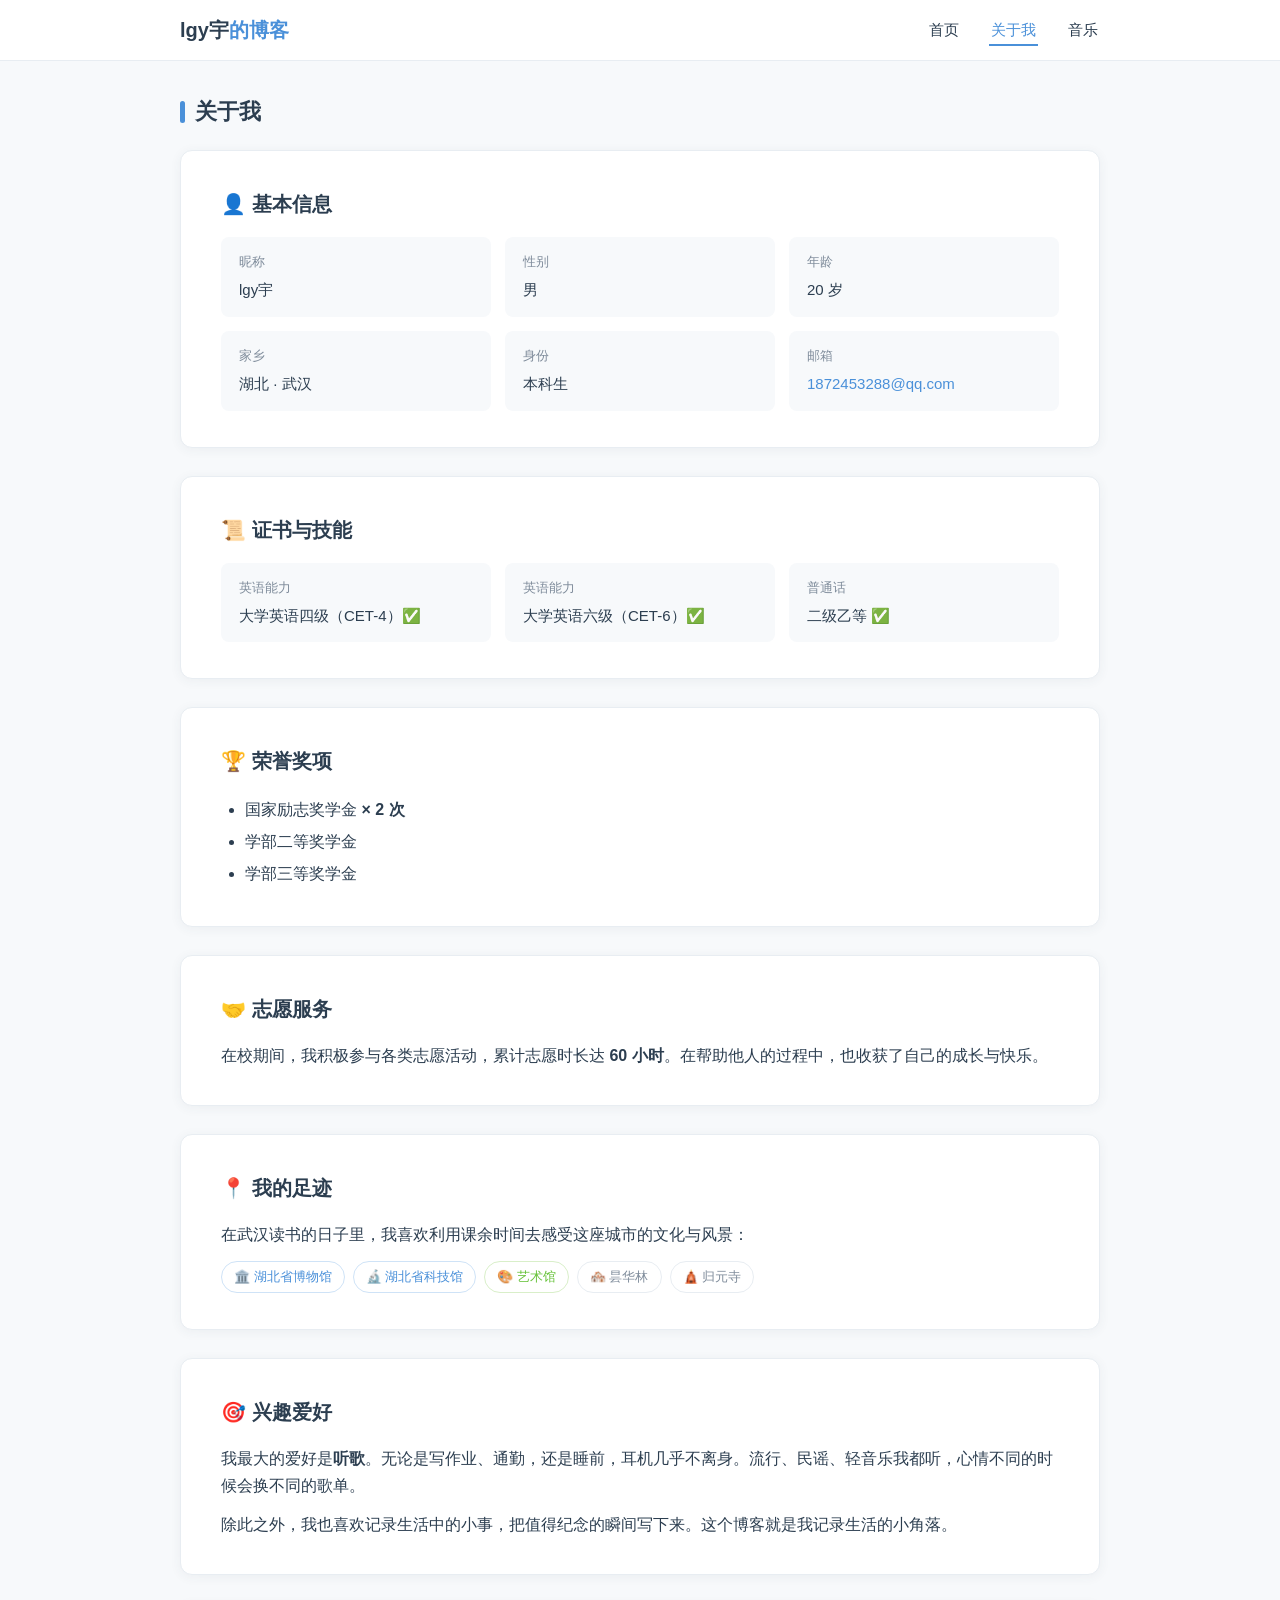
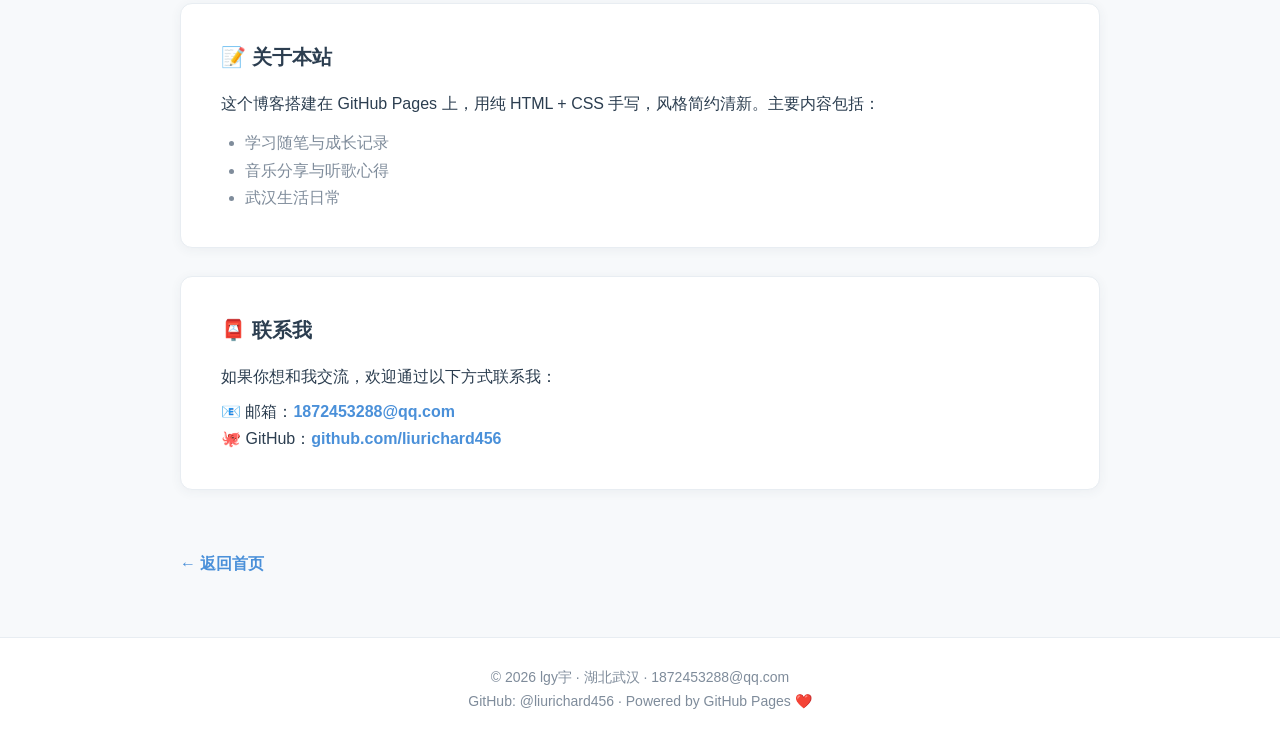
<file: about.html>
<!DOCTYPE html>
<html lang="zh-CN">
<head>
  <meta charset="UTF-8" />
  <meta name="viewport" content="width=device-width, initial-scale=1.0" />
  <meta name="description" content="关于lgy宇 - 一名来自湖北武汉的 20 岁本科生" />
  <title>关于我 | lgy宇的博客</title>
  <link rel="stylesheet" href="css/style.css" />
</head>
<body>
  <!-- 导航栏 -->
  <nav class="navbar">
    <div class="nav-inner">
      <a class="logo" href="index.html">lgy宇<span>的博客</span></a>
      <ul class="nav-links">
        <li><a href="index.html">首页</a></li>
        <li><a href="about.html" class="active">关于我</a></li>
        <li><a href="music.html">音乐</a></li>
      </ul>
    </div>
  </nav>

  <div class="container">
    <h2 class="section-title">关于我</h2>

    <!-- 基本信息 -->
    <div class="about-card">
      <h2>👤 基本信息</h2>
      <div class="info-grid">
        <div class="info-item">
          <span class="label">昵称</span>
          lgy宇
        </div>
        <div class="info-item">
          <span class="label">性别</span>
          男
        </div>
        <div class="info-item">
          <span class="label">年龄</span>
          20 岁
        </div>
        <div class="info-item">
          <span class="label">家乡</span>
          湖北 · 武汉
        </div>
        <div class="info-item">
          <span class="label">身份</span>
          本科生
        </div>
        <div class="info-item">
          <span class="label">邮箱</span>
          <a href="mailto:1872453288@qq.com">1872453288@qq.com</a>
        </div>
      </div>
    </div>

    <!-- 证书与技能 -->
    <div class="about-card">
      <h2>📜 证书与技能</h2>
      <div class="info-grid">
        <div class="info-item">
          <span class="label">英语能力</span>
          大学英语四级（CET-4）✅
        </div>
        <div class="info-item">
          <span class="label">英语能力</span>
          大学英语六级（CET-6）✅
        </div>
        <div class="info-item">
          <span class="label">普通话</span>
          二级乙等 ✅
        </div>
      </div>
    </div>

    <!-- 荣誉奖学金 -->
    <div class="about-card">
      <h2>🏆 荣誉奖项</h2>
      <ul style="margin-left: 24px; line-height: 2;">
        <li>国家励志奖学金 <strong>× 2 次</strong></li>
        <li>学部二等奖学金</li>
        <li>学部三等奖学金</li>
      </ul>
    </div>

    <!-- 志愿服务 -->
    <div class="about-card">
      <h2>🤝 志愿服务</h2>
      <p>在校期间，我积极参与各类志愿活动，累计志愿时长达 <strong>60 小时</strong>。在帮助他人的过程中，也收获了自己的成长与快乐。</p>
    </div>

    <!-- 我的足迹 -->
    <div class="about-card">
      <h2>📍 我的足迹</h2>
      <p style="margin-bottom: 12px;">在武汉读书的日子里，我喜欢利用课余时间去感受这座城市的文化与风景：</p>
      <div class="tags">
        <span class="tag blue">🏛️ 湖北省博物馆</span>
        <span class="tag blue">🔬 湖北省科技馆</span>
        <span class="tag green">🎨 艺术馆</span>
        <span class="tag">🏘️ 昙华林</span>
        <span class="tag">🛕 归元寺</span>
      </div>
    </div>

    <!-- 兴趣爱好 -->
    <div class="about-card">
      <h2>🎯 兴趣爱好</h2>
      <p style="margin-bottom: 12px;">我最大的爱好是<strong>听歌</strong>。无论是写作业、通勤，还是睡前，耳机几乎不离身。流行、民谣、轻音乐我都听，心情不同的时候会换不同的歌单。</p>
      <p>除此之外，我也喜欢记录生活中的小事，把值得纪念的瞬间写下来。这个博客就是我记录生活的小角落。</p>
    </div>

    <!-- 关于本站 -->
    <div class="about-card">
      <h2>📝 关于本站</h2>
      <p style="margin-bottom: 12px;">这个博客搭建在 GitHub Pages 上，用纯 HTML + CSS 手写，风格简约清新。主要内容包括：</p>
      <ul style="margin-left: 24px; color: var(--text-light);">
        <li>学习随笔与成长记录</li>
        <li>音乐分享与听歌心得</li>
        <li>武汉生活日常</li>
      </ul>
    </div>

    <!-- 联系我 -->
    <div class="about-card">
      <h2>📮 联系我</h2>
      <p>如果你想和我交流，欢迎通过以下方式联系我：</p>
      <p style="margin-top: 8px;">
        📧 邮箱：<a href="mailto:1872453288@qq.com" style="font-weight: 600;">1872453288@qq.com</a><br />
        🐙 GitHub：<a href="https://github.com/liurichard456" target="_blank" style="font-weight: 600;">github.com/liurichard456</a>
      </p>
    </div>

    <a class="back-link" href="index.html">← 返回首页</a>
  </div>

  <!-- 页脚 -->
  <footer class="footer">
    <p>© 2026 lgy宇 · 湖北武汉 · <a href="mailto:1872453288@qq.com">1872453288@qq.com</a></p>
    <p>GitHub: <a href="https://github.com/liurichard456" target="_blank">@liurichard456</a> · Powered by GitHub Pages ❤️</p>
  </footer>
</body>
</html>
</file>
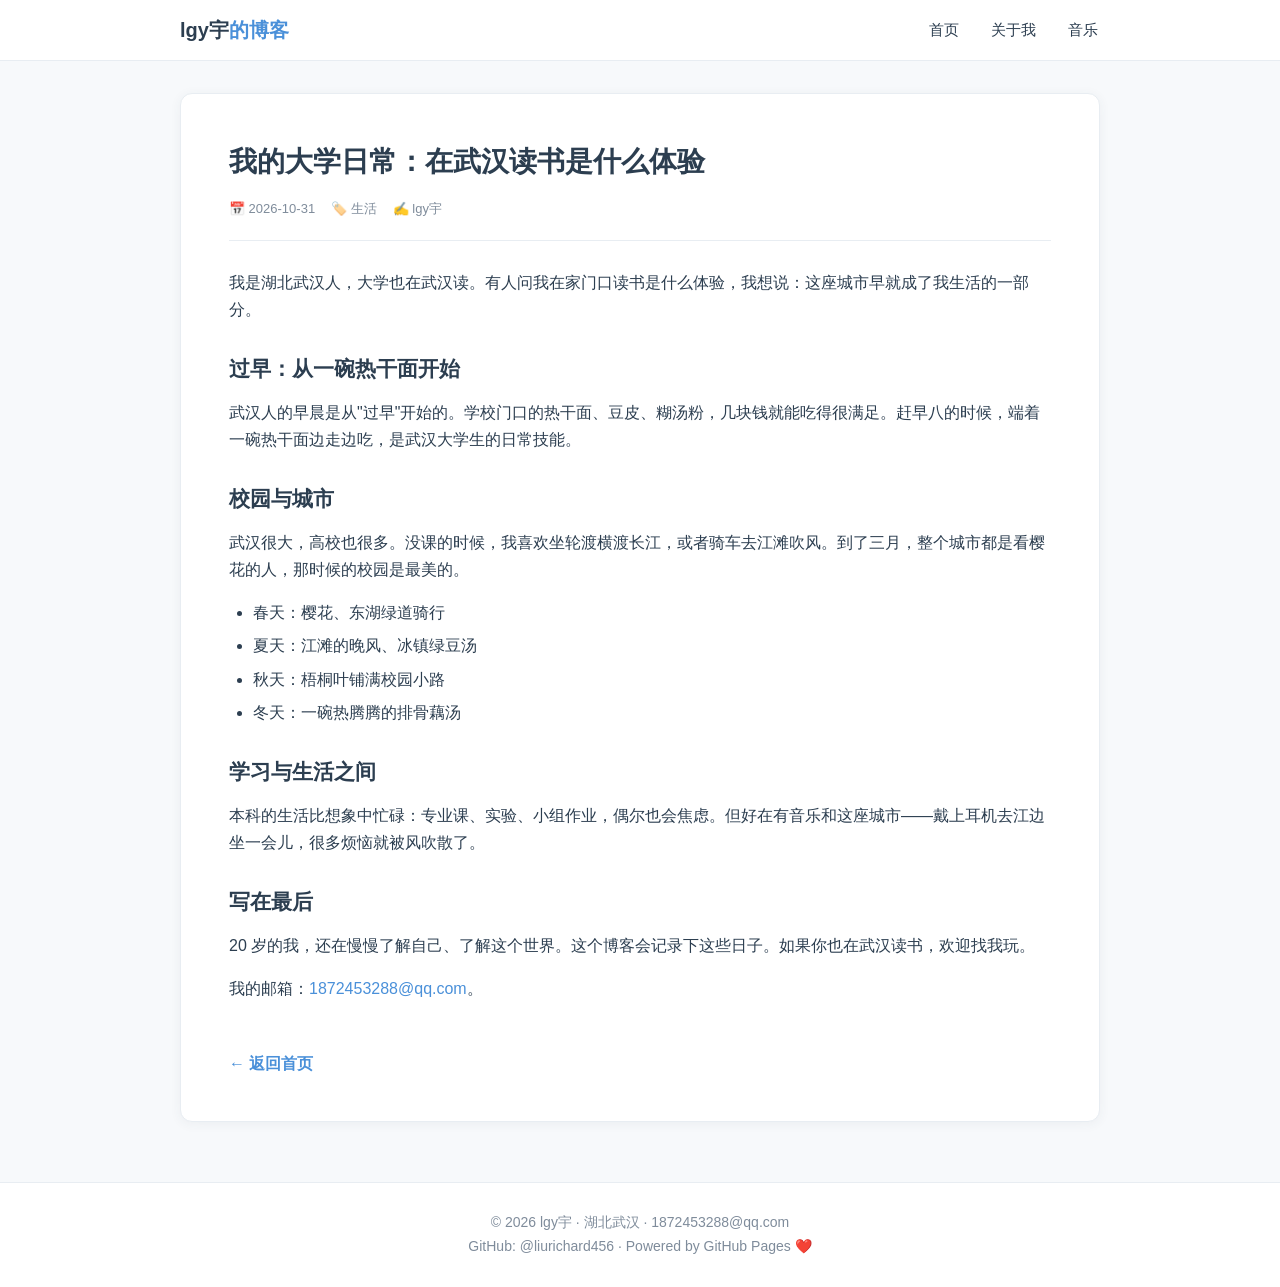
<file: posts/college-life.html>
<!DOCTYPE html>
<html lang="zh-CN">
<head>
  <meta charset="UTF-8" />
  <meta name="viewport" content="width=device-width, initial-scale=1.0" />
  <meta name="description" content="我的大学日常：在武汉读书是什么体验" />
  <title>在武汉读书是什么体验 | lgy宇的博客</title>
  <link rel="stylesheet" href="../css/style.css" />
</head>
<body>
  <!-- 导航栏 -->
  <nav class="navbar">
    <div class="nav-inner">
      <a class="logo" href="../index.html">lgy宇<span>的博客</span></a>
      <ul class="nav-links">
        <li><a href="../index.html">首页</a></li>
        <li><a href="../about.html">关于我</a></li>
        <li><a href="../music.html">音乐</a></li>
      </ul>
    </div>
  </nav>

  <div class="container">
    <article class="article">
      <h1>我的大学日常：在武汉读书是什么体验</h1>
      <div class="post-meta">
        <span>📅 2026-10-31</span>
        <span>🏷️ 生活</span>
        <span>✍️ lgy宇</span>
      </div>

      <div class="article-body">
        <p>我是湖北武汉人，大学也在武汉读。有人问我在家门口读书是什么体验，我想说：这座城市早就成了我生活的一部分。</p>

        <h2>过早：从一碗热干面开始</h2>
        <p>武汉人的早晨是从"过早"开始的。学校门口的热干面、豆皮、糊汤粉，几块钱就能吃得很满足。赶早八的时候，端着一碗热干面边走边吃，是武汉大学生的日常技能。</p>

        <h2>校园与城市</h2>
        <p>武汉很大，高校也很多。没课的时候，我喜欢坐轮渡横渡长江，或者骑车去江滩吹风。到了三月，整个城市都是看樱花的人，那时候的校园是最美的。</p>
        <ul>
          <li>春天：樱花、东湖绿道骑行</li>
          <li>夏天：江滩的晚风、冰镇绿豆汤</li>
          <li>秋天：梧桐叶铺满校园小路</li>
          <li>冬天：一碗热腾腾的排骨藕汤</li>
        </ul>

        <h2>学习与生活之间</h2>
        <p>本科的生活比想象中忙碌：专业课、实验、小组作业，偶尔也会焦虑。但好在有音乐和这座城市——戴上耳机去江边坐一会儿，很多烦恼就被风吹散了。</p>

        <h2>写在最后</h2>
        <p>20 岁的我，还在慢慢了解自己、了解这个世界。这个博客会记录下这些日子。如果你也在武汉读书，欢迎找我玩。</p>
        <p>我的邮箱：<a href="mailto:1872453288@qq.com">1872453288@qq.com</a>。</p>
      </div>

      <a class="back-link" href="../index.html">← 返回首页</a>
    </article>
  </div>

  <!-- 页脚 -->
  <footer class="footer">
    <p>© 2026 lgy宇 · 湖北武汉 · <a href="mailto:1872453288@qq.com">1872453288@qq.com</a></p>
    <p>GitHub: <a href="https://github.com/liurichard456" target="_blank">@liurichard456</a> · Powered by GitHub Pages ❤️</p>
  </footer>
</body>
</html>
</file>
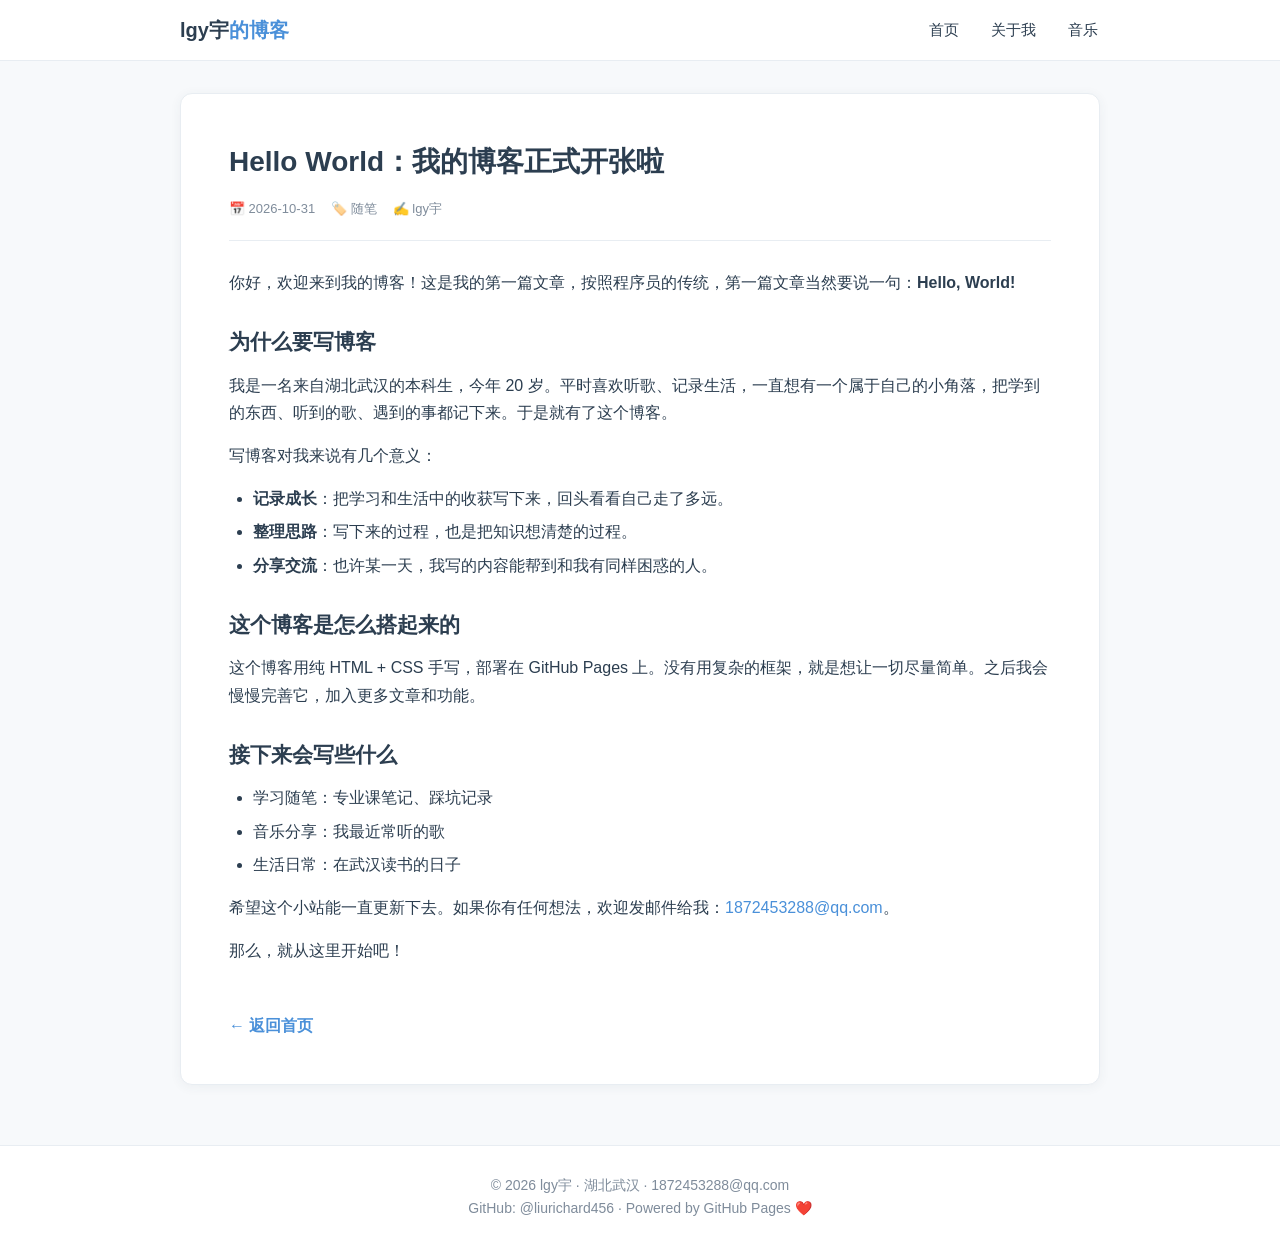
<file: posts/hello-world.html>
<!DOCTYPE html>
<html lang="zh-CN">
<head>
  <meta charset="UTF-8" />
  <meta name="viewport" content="width=device-width, initial-scale=1.0" />
  <meta name="description" content="Hello World：我的博客正式开张啦" />
  <title>Hello World | lgy宇的博客</title>
  <link rel="stylesheet" href="../css/style.css" />
</head>
<body>
  <!-- 导航栏 -->
  <nav class="navbar">
    <div class="nav-inner">
      <a class="logo" href="../index.html">lgy宇<span>的博客</span></a>
      <ul class="nav-links">
        <li><a href="../index.html">首页</a></li>
        <li><a href="../about.html">关于我</a></li>
        <li><a href="../music.html">音乐</a></li>
      </ul>
    </div>
  </nav>

  <div class="container">
    <article class="article">
      <h1>Hello World：我的博客正式开张啦</h1>
      <div class="post-meta">
        <span>📅 2026-10-31</span>
        <span>🏷️ 随笔</span>
        <span>✍️ lgy宇</span>
      </div>

      <div class="article-body">
        <p>你好，欢迎来到我的博客！这是我的第一篇文章，按照程序员的传统，第一篇文章当然要说一句：<strong>Hello, World!</strong></p>

        <h2>为什么要写博客</h2>
        <p>我是一名来自湖北武汉的本科生，今年 20 岁。平时喜欢听歌、记录生活，一直想有一个属于自己的小角落，把学到的东西、听到的歌、遇到的事都记下来。于是就有了这个博客。</p>
        <p>写博客对我来说有几个意义：</p>
        <ul>
          <li><strong>记录成长</strong>：把学习和生活中的收获写下来，回头看看自己走了多远。</li>
          <li><strong>整理思路</strong>：写下来的过程，也是把知识想清楚的过程。</li>
          <li><strong>分享交流</strong>：也许某一天，我写的内容能帮到和我有同样困惑的人。</li>
        </ul>

        <h2>这个博客是怎么搭起来的</h2>
        <p>这个博客用纯 HTML + CSS 手写，部署在 GitHub Pages 上。没有用复杂的框架，就是想让一切尽量简单。之后我会慢慢完善它，加入更多文章和功能。</p>

        <h2>接下来会写些什么</h2>
        <ul>
          <li>学习随笔：专业课笔记、踩坑记录</li>
          <li>音乐分享：我最近常听的歌</li>
          <li>生活日常：在武汉读书的日子</li>
        </ul>

        <p>希望这个小站能一直更新下去。如果你有任何想法，欢迎发邮件给我：<a href="mailto:1872453288@qq.com">1872453288@qq.com</a>。</p>
        <p>那么，就从这里开始吧！</p>
      </div>

      <a class="back-link" href="../index.html">← 返回首页</a>
    </article>
  </div>

  <!-- 页脚 -->
  <footer class="footer">
    <p>© 2026 lgy宇 · 湖北武汉 · <a href="mailto:1872453288@qq.com">1872453288@qq.com</a></p>
    <p>GitHub: <a href="https://github.com/liurichard456" target="_blank">@liurichard456</a> · Powered by GitHub Pages ❤️</p>
  </footer>
</body>
</html>
</file>
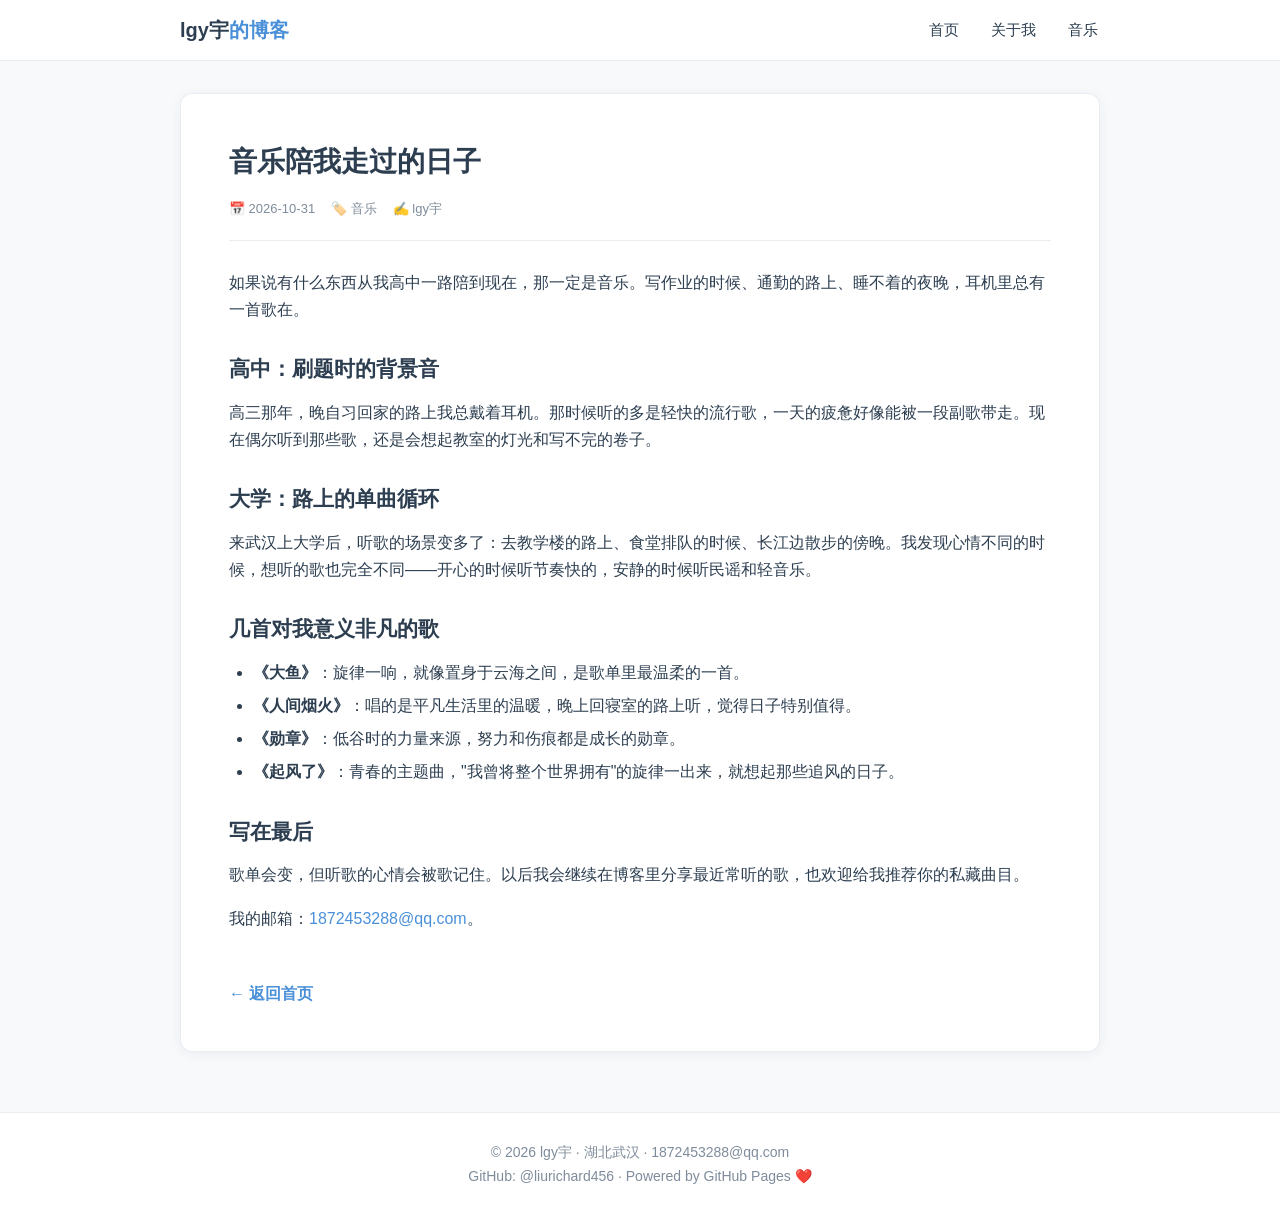
<file: posts/my-music-life.html>
<!DOCTYPE html>
<html lang="zh-CN">
<head>
  <meta charset="UTF-8" />
  <meta name="viewport" content="width=device-width, initial-scale=1.0" />
  <meta name="description" content="音乐陪我走过的日子 - 聊聊几首对我意义非凡的歌" />
  <title>音乐陪我走过的日子 | lgy宇的博客</title>
  <link rel="stylesheet" href="../css/style.css" />
</head>
<body>
  <!-- 导航栏 -->
  <nav class="navbar">
    <div class="nav-inner">
      <a class="logo" href="../index.html">lgy宇<span>的博客</span></a>
      <ul class="nav-links">
        <li><a href="../index.html">首页</a></li>
        <li><a href="../about.html">关于我</a></li>
        <li><a href="../music.html">音乐</a></li>
      </ul>
    </div>
  </nav>

  <div class="container">
    <article class="article">
      <h1>音乐陪我走过的日子</h1>
      <div class="post-meta">
        <span>📅 2026-10-31</span>
        <span>🏷️ 音乐</span>
        <span>✍️ lgy宇</span>
      </div>

      <div class="article-body">
        <p>如果说有什么东西从我高中一路陪到现在，那一定是音乐。写作业的时候、通勤的路上、睡不着的夜晚，耳机里总有一首歌在。</p>

        <h2>高中：刷题时的背景音</h2>
        <p>高三那年，晚自习回家的路上我总戴着耳机。那时候听的多是轻快的流行歌，一天的疲惫好像能被一段副歌带走。现在偶尔听到那些歌，还是会想起教室的灯光和写不完的卷子。</p>

        <h2>大学：路上的单曲循环</h2>
        <p>来武汉上大学后，听歌的场景变多了：去教学楼的路上、食堂排队的时候、长江边散步的傍晚。我发现心情不同的时候，想听的歌也完全不同——开心的时候听节奏快的，安静的时候听民谣和轻音乐。</p>

        <h2>几首对我意义非凡的歌</h2>
        <ul>
          <li><strong>《大鱼》</strong>：旋律一响，就像置身于云海之间，是歌单里最温柔的一首。</li>
          <li><strong>《人间烟火》</strong>：唱的是平凡生活里的温暖，晚上回寝室的路上听，觉得日子特别值得。</li>
          <li><strong>《勋章》</strong>：低谷时的力量来源，努力和伤痕都是成长的勋章。</li>
          <li><strong>《起风了》</strong>：青春的主题曲，"我曾将整个世界拥有"的旋律一出来，就想起那些追风的日子。</li>
        </ul>

        <h2>写在最后</h2>
        <p>歌单会变，但听歌的心情会被歌记住。以后我会继续在博客里分享最近常听的歌，也欢迎给我推荐你的私藏曲目。</p>
        <p>我的邮箱：<a href="mailto:1872453288@qq.com">1872453288@qq.com</a>。</p>
      </div>

      <a class="back-link" href="../index.html">← 返回首页</a>
    </article>
  </div>

  <!-- 页脚 -->
  <footer class="footer">
    <p>© 2026 lgy宇 · 湖北武汉 · <a href="mailto:1872453288@qq.com">1872453288@qq.com</a></p>
    <p>GitHub: <a href="https://github.com/liurichard456" target="_blank">@liurichard456</a> · Powered by GitHub Pages ❤️</p>
  </footer>
</body>
</html>
</file>
<file: css/style.css>
/* ============ 基础变量与重置 ============ */
:root {
  --bg: #f7f9fb;
  --card: #ffffff;
  --text: #2c3e50;
  --text-light: #7f8c9b;
  --primary: #4a90d9;
  --primary-dark: #3a7bc0;
  --accent: #67c23a;
  --border: #e8edf2;
  --shadow: 0 2px 12px rgba(44, 62, 80, 0.06);
  --shadow-hover: 0 6px 24px rgba(44, 62, 80, 0.12);
  --radius: 12px;
}

* {
  margin: 0;
  padding: 0;
  box-sizing: border-box;
}

html {
  scroll-behavior: smooth;
}

body {
  font-family: "PingFang SC", "Microsoft YaHei", "Segoe UI", sans-serif;
  background: var(--bg);
  color: var(--text);
  line-height: 1.7;
}

a {
  color: var(--primary);
  text-decoration: none;
  transition: color 0.2s;
}

a:hover {
  color: var(--primary-dark);
}

img {
  max-width: 100%;
  display: block;
}

/* ============ 导航栏 ============ */
.navbar {
  position: sticky;
  top: 0;
  z-index: 100;
  background: rgba(255, 255, 255, 0.92);
  backdrop-filter: blur(8px);
  border-bottom: 1px solid var(--border);
}

.nav-inner {
  max-width: 960px;
  margin: 0 auto;
  padding: 0 20px;
  height: 60px;
  display: flex;
  align-items: center;
  justify-content: space-between;
}

.logo {
  font-size: 20px;
  font-weight: 700;
  color: var(--text);
}

.logo span {
  color: var(--primary);
}

.nav-links {
  display: flex;
  gap: 28px;
  list-style: none;
}

.nav-links a {
  color: var(--text);
  font-size: 15px;
  padding: 6px 2px;
  border-bottom: 2px solid transparent;
}

.nav-links a:hover,
.nav-links a.active {
  color: var(--primary);
  border-bottom-color: var(--primary);
}

/* ============ 主体容器 ============ */
.container {
  max-width: 960px;
  margin: 0 auto;
  padding: 32px 20px 60px;
}

/* ============ 首页 Hero ============ */
.hero {
  display: flex;
  align-items: center;
  gap: 36px;
  background: linear-gradient(135deg, #eaf3fc 0%, #f2fbf4 100%);
  border-radius: var(--radius);
  padding: 44px 40px;
  margin-bottom: 40px;
}

.avatar {
  width: 120px;
  height: 120px;
  border-radius: 50%;
  object-fit: cover;
  border: 4px solid #fff;
  box-shadow: var(--shadow);
  flex-shrink: 0;
}

.hero-text h1 {
  font-size: 28px;
  margin-bottom: 8px;
}

.hero-text .subtitle {
  color: var(--text-light);
  font-size: 16px;
  margin-bottom: 14px;
}

.tags {
  display: flex;
  flex-wrap: wrap;
  gap: 8px;
}

.tag {
  background: #fff;
  border: 1px solid var(--border);
  color: var(--text-light);
  font-size: 13px;
  padding: 4px 12px;
  border-radius: 999px;
}

.tag.blue { color: var(--primary); border-color: #cfe3f7; }
.tag.green { color: var(--accent); border-color: #d9efc9; }

/* ============ 区块标题 ============ */
.section-title {
  font-size: 22px;
  margin-bottom: 20px;
  display: flex;
  align-items: center;
  gap: 10px;
}

.section-title::before {
  content: "";
  width: 5px;
  height: 22px;
  background: var(--primary);
  border-radius: 3px;
}

/* ============ 文章卡片 ============ */
.post-list {
  display: grid;
  gap: 20px;
}

.post-card {
  background: var(--card);
  border-radius: var(--radius);
  box-shadow: var(--shadow);
  padding: 26px 28px;
  transition: transform 0.25s, box-shadow 0.25s;
  border: 1px solid var(--border);
}

.post-card:hover {
  transform: translateY(-4px);
  box-shadow: var(--shadow-hover);
}

.post-card h3 {
  font-size: 19px;
  margin-bottom: 8px;
}

.post-card h3 a {
  color: var(--text);
}

.post-card h3 a:hover {
  color: var(--primary);
}

.post-meta {
  color: var(--text-light);
  font-size: 13px;
  margin-bottom: 10px;
  display: flex;
  gap: 16px;
  flex-wrap: wrap;
}

.post-excerpt {
  color: var(--text-light);
  font-size: 15px;
  margin-bottom: 14px;
}

.read-more {
  font-size: 14px;
  font-weight: 600;
}

/* ============ 关于页 ============ */
.about-card {
  background: var(--card);
  border-radius: var(--radius);
  box-shadow: var(--shadow);
  border: 1px solid var(--border);
  padding: 36px 40px;
  margin-bottom: 28px;
}

.about-card h2 {
  font-size: 20px;
  margin-bottom: 16px;
}

.info-grid {
  display: grid;
  grid-template-columns: repeat(auto-fill, minmax(220px, 1fr));
  gap: 14px;
}

.info-item {
  background: var(--bg);
  border-radius: 8px;
  padding: 14px 18px;
  font-size: 15px;
}

.info-item .label {
  color: var(--text-light);
  font-size: 13px;
  display: block;
  margin-bottom: 4px;
}

/* ============ 音乐页 ============ */
.music-list {
  display: grid;
  gap: 16px;
}

.music-item {
  background: var(--card);
  border: 1px solid var(--border);
  border-radius: var(--radius);
  padding: 20px 24px;
  display: flex;
  align-items: center;
  gap: 18px;
  box-shadow: var(--shadow);
  transition: transform 0.25s;
}

.music-item:hover {
  transform: translateX(6px);
}

.music-cover {
  width: 64px;
  height: 64px;
  border-radius: 10px;
  object-fit: cover;
  flex-shrink: 0;
}

.music-info h4 {
  font-size: 16px;
  margin-bottom: 4px;
}

.music-info p {
  color: var(--text-light);
  font-size: 14px;
}

.music-note {
  margin-left: auto;
  font-size: 22px;
  color: var(--primary);
  flex-shrink: 0;
}

/* ============ 文章详情页 ============ */
.article {
  background: var(--card);
  border-radius: var(--radius);
  box-shadow: var(--shadow);
  border: 1px solid var(--border);
  padding: 44px 48px;
}

.article h1 {
  font-size: 28px;
  margin-bottom: 12px;
}

.article .post-meta {
  margin-bottom: 28px;
  padding-bottom: 20px;
  border-bottom: 1px solid var(--border);
}

.article-body h2 {
  font-size: 21px;
  margin: 28px 0 12px;
}

.article-body p {
  margin-bottom: 16px;
  font-size: 16px;
}

.article-body ul {
  margin: 0 0 16px 24px;
}

.article-body li {
  margin-bottom: 6px;
}

.back-link {
  display: inline-block;
  margin-top: 32px;
  font-weight: 600;
}

/* ============ 页脚 ============ */
.footer {
  border-top: 1px solid var(--border);
  background: #fff;
  padding: 28px 20px;
  text-align: center;
  color: var(--text-light);
  font-size: 14px;
}

.footer a {
  color: var(--text-light);
}

.footer a:hover {
  color: var(--primary);
}

/* ============ 响应式 ============ */
@media (max-width: 640px) {
  .hero {
    flex-direction: column;
    text-align: center;
    padding: 32px 24px;
  }

  .tags {
    justify-content: center;
  }

  .article {
    padding: 28px 22px;
  }

  .nav-links {
    gap: 16px;
  }

  .music-note {
    display: none;
  }
}
</file>
